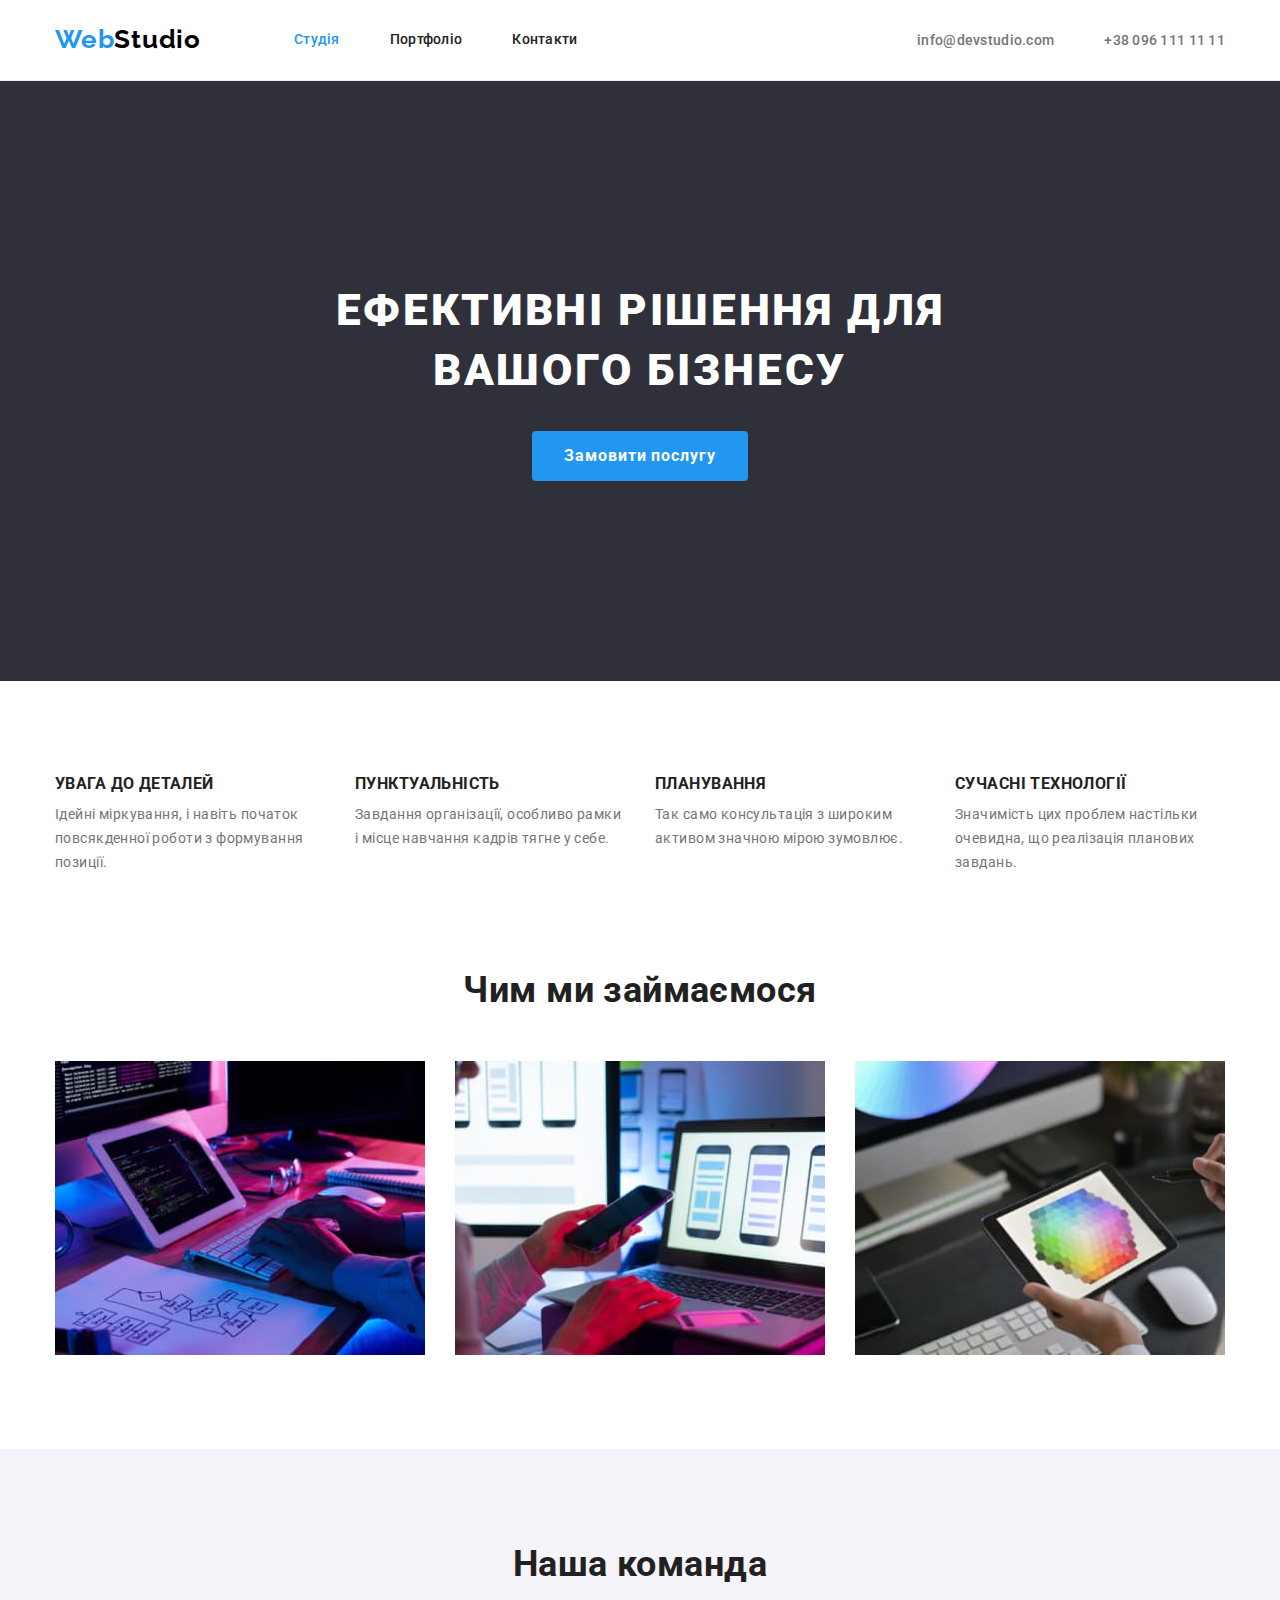
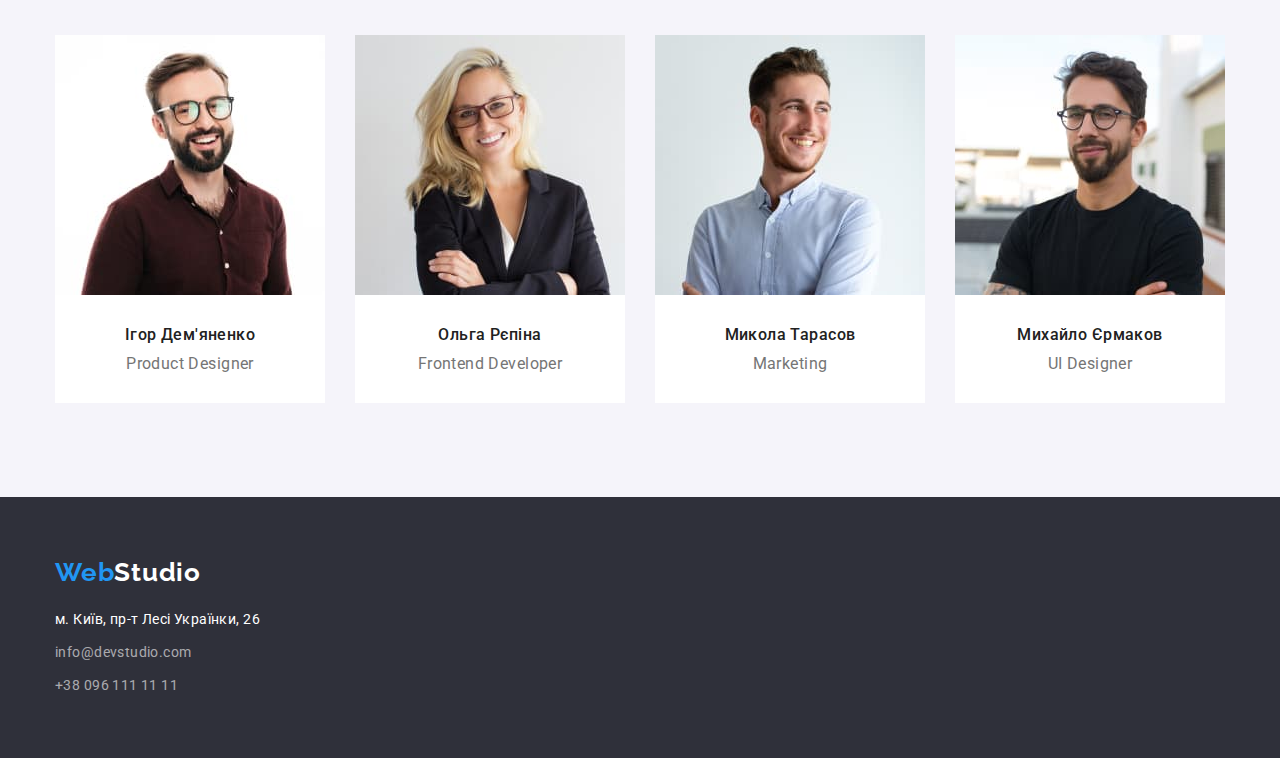
<file: index.html>
<!DOCTYPE html>
<html lang="uk">

<head>
    <meta charset="UTF-8" />
    <meta http-equiv="X-UA-Compatible" content="IE=edge" />
    <meta name="viewport" content="width=device-width, initial-scale=1.0" />
    <title>WebStudio</title>
    <link rel="preconnect" href="https://fonts.googleapis.com" />
    <link rel="preconnect" href="https://fonts.gstatic.com" crossorigin />
    <link
        href="https://fonts.googleapis.com/css2?family=Raleway:wght@700&family=Roboto:wght@400;500;700;900&display=swap"
        rel="stylesheet" />
    <link rel="stylesheet" href="https://cdn.jsdelivr.net/npm/modern-normalize@1.1.0/modern-normalize.min.css">
    <link rel="stylesheet" href="./css/styles.css" />
</head>

<body>
    <header class="page-header">
        <div class="container page-header-container">
            <nav class="navigation page-nav">
                <a class="logotype link" href="./index.html" lang="en">Web<span class="logo-header">Studio</span></a>
                <ul class="menu list">
                    <li class="menu-item">
                        <a class="menu-link link current" href="./index.html">Студія</a>
                    </li>
                    <li class="menu-item"><a class="menu-link link" href="./portfolio.html">Портфоліо</a></li>
                    <li class="menu-item"><a class="menu-link link" href="#">Контакти</a></li>
                </ul>
            </nav>
            <ul class="menu-contact list">
                <li class="list-item">
                    <a class="list-link link" href="mailto:info@devstudio.com">info@devstudio.com</a>
                </li>
                <li class="list-item">
                    <a class="list-link link" href="tel:+380961111111">+38 096 111 11 11</a>
                </li>
            </ul>
        </div>
    </header>
    <main class="page-main">
        <section class="hero">
            <div class="container">
                <h1 class="hero-title">Ефективні рішення для вашого бізнесу</h1>
                <button class="hero-btn" type="button">Замовити послугу</button>
            </div>
        </section>
        <section class="benefits section">
            <div class="container">
                <h2 class="main-title visually-hidden">Наші особливості</h2>
                <ul class="benefit-list list">
                    <li class="benefit-item">
                        <h3 class="benefit-title">Увага до деталей</h3>
                        <p class="benefit-text">
                            Ідейні міркування, і навіть початок повсякденної роботи з формування позиції.
                        </p>
                    </li>
                    <li class="benefit-item">
                        <h3 class="benefit-title">Пунктуальність</h3>
                        <p class="benefit-text">
                            Завдання організації, особливо рамки і місце навчання кадрів тягне у себе.
                        </p>
                    </li>
                    <li class="benefit-item">
                        <h3 class="benefit-title">Планування</h3>
                        <p class="benefit-text">
                            Так само консультація з широким активом значною мірою зумовлює.
                        </p>
                    </li>
                    <li class="benefit-item">
                        <h3 class="benefit-title">Сучасні технології</h3>
                        <p class="benefit-text">
                            Значимість цих проблем настільки очевидна, що реалізація планових завдань.
                        </p>
                    </li>
                </ul>
            </div>
        </section>
        <section class="projects">
            <div class="container">
                <h2 class="project-title main-title">Чим ми займаємося</h2>
                <ul class="project-list list">
                    <li class="project-item">
                        <img src="./images/img-1.jpg" alt="Робота за комп'ютером" width="370" height="294" />
                    </li>
                    <li class="project-item">
                        <img src="./images/img-2.jpg" alt="Робота за ноутбуком" width="370" height="294" />
                    </li>
                    <li class="project-item">
                        <img src="./images/img-3.jpg" alt="Робота на планшеті" width="370" height="294" />
                    </li>
                </ul>
            </div>
        </section>
        <section class="team section">
            <div class="container">
                <h2 class="team-title main-title">Наша команда</h2>
                <ul class="team-list list">
                    <li class="team-card">
                        <img class="team-img" src="./images/person-1.jpg" alt="Ігор Дем'яненко фото" width="270"
                            height="260" />
                        <div class="indent-card">
                            <h3 class="team-name">Ігор Дем'яненко</h3>
                            <p class="team-position" lang="en">Product Designer</p>
                        </div>
                    </li>
                    <li class="team-card">
                        <img class="team-img" src="./images/person-2.jpg" alt="Ольга Рєпіна фото" width="270"
                            height="260" />
                        <div class="indent-card">
                            <h3 class="team-name">Ольга Рєпіна</h3>
                            <p class="team-position" lang="en">Frontend Developer</p>
                        </div>
                    </li>
                    <li class="team-card">
                        <img class="team-img" src=" ./images/person-3.jpg" alt="Микола Тарасов фото" width="270"
                            height="260" />
                        <div class="indent-card">
                            <h3 class="team-name">Микола Тарасов</h3>
                            <p class="team-position" lang="en">Marketing</p>
                        </div>
                    </li>
                    <li class="team-card">
                        <img class="team-img" src=" ./images/person-4.jpg" alt="Михайло Єрмаков фото" width="270"
                            height="260" />
                        <div class="indent-card">
                            <h3 class="team-name">Михайло Єрмаков</h3>
                            <p class="team-position" lang="en">UI Designer</p>
                        </div>
                    </li>
                </ul>
            </div>
        </section>
    </main>
    <footer class="page-footer">
        <div class="container">
            <a class="logotype link logo-link-footer" href="./index.html" lang="en">Web<span
                    class="logo-footer">Studio</span></a>
            <address class="address-footer">
                <ul class="list">
                    <li class="address-item">
                        <a class="address-link link" href="https://goo.gl/maps/DQUVDp7Fr1gkrE9Y7" target="_blank"
                            rel="noopener noreferrer nofollow">м. Київ, пр-т Лесі Українки, 26</a>
                    </li>
                    <li class="address-item">
                        <a class="info-link link" href="mailto:info@devstudio.com">info@devstudio.com</a>
                    </li>
                    <li class="address-item">
                        <a class="info-link link" href="tel:+380961111111">+38 096 111 11 11</a>
                    </li>
                </ul>
            </address>
        </div>
    </footer>
</body>

</html>
</file>
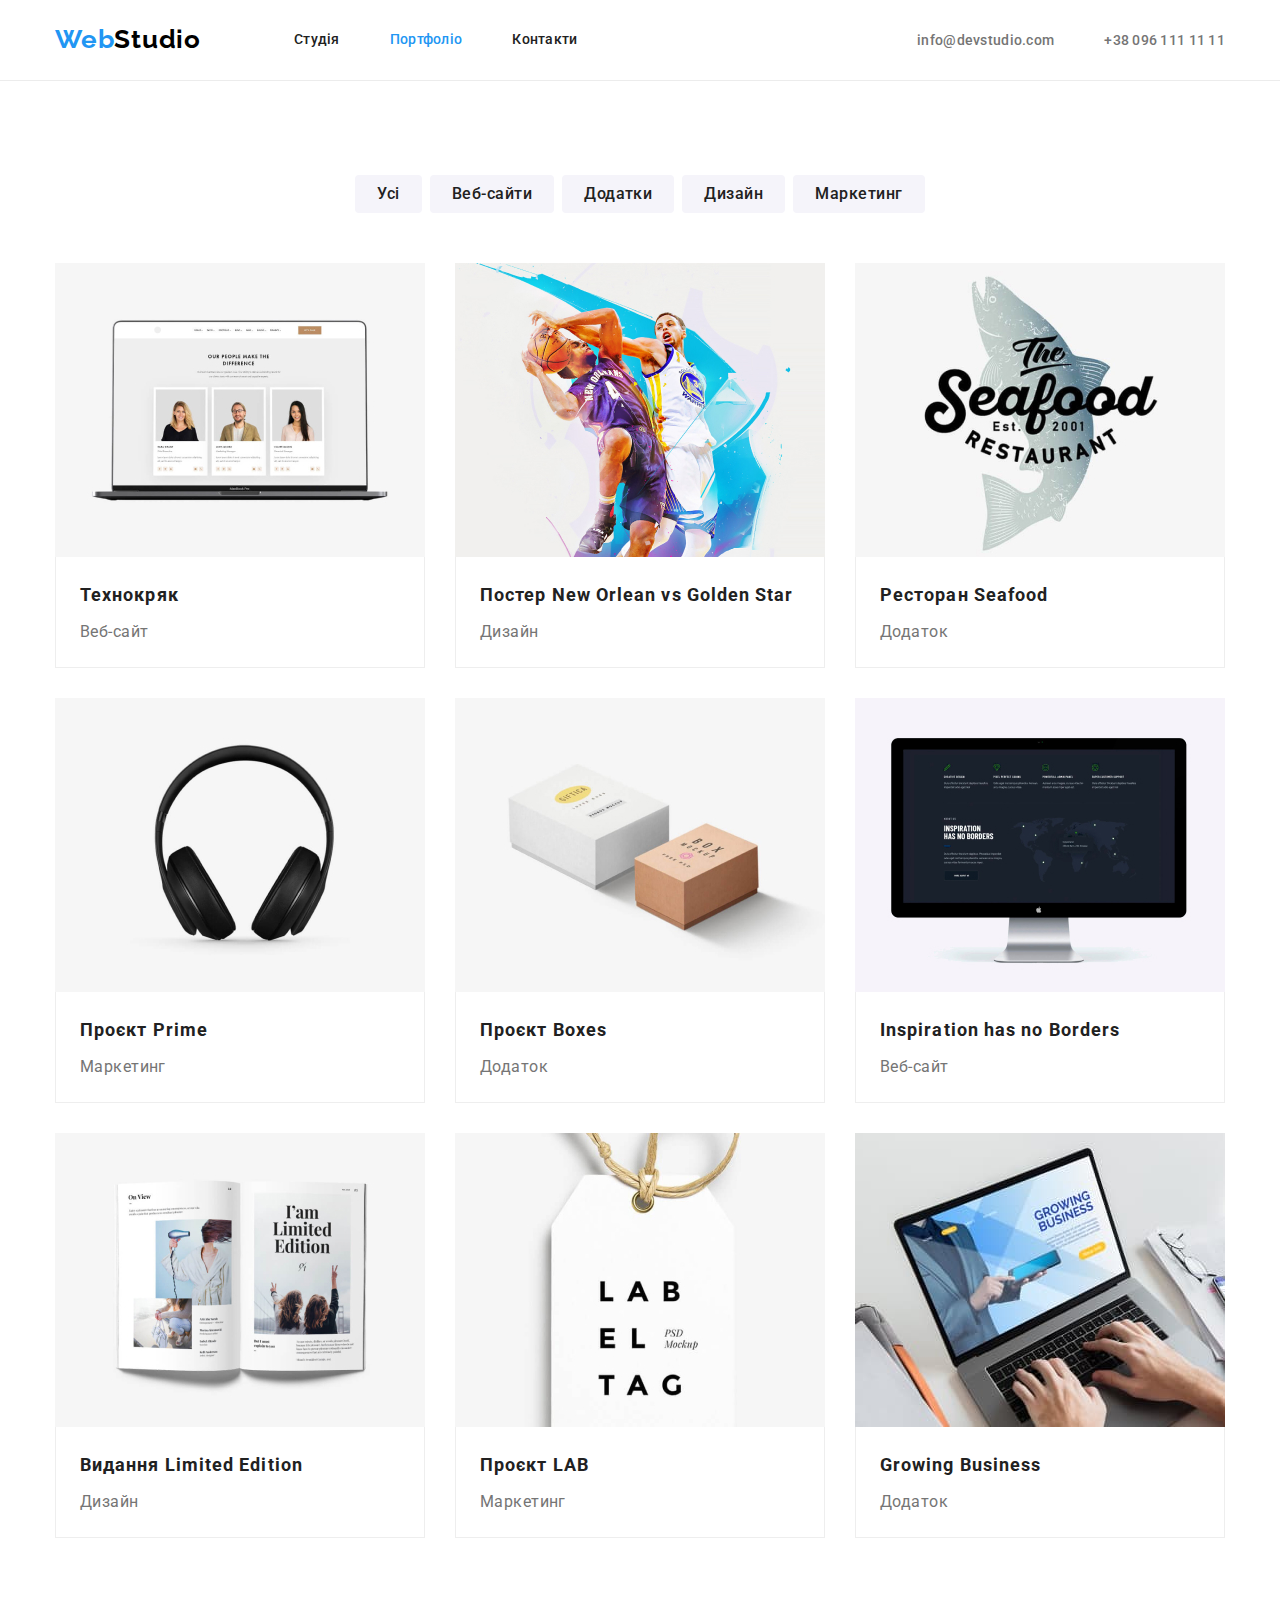
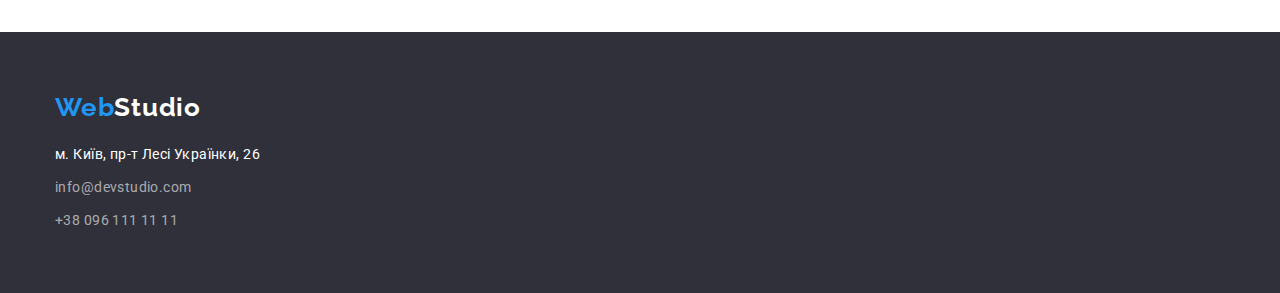
<file: portfolio.html>
<!DOCTYPE html>
<html lang="uk">

<head>
    <meta charset="UTF-8" />
    <meta http-equiv="X-UA-Compatible" content="IE=edge" />
    <meta name="viewport" content="width=device-width, initial-scale=1.0" />
    <title>Portfolio</title>
    <link rel="preconnect" href="https://fonts.googleapis.com" />
    <link rel="preconnect" href="https://fonts.gstatic.com" crossorigin />
    <link
        href="https://fonts.googleapis.com/css2?family=Raleway:wght@700&family=Roboto:wght@400;500;700;900&display=swap"
        rel="stylesheet" />
    <link rel="stylesheet" href="https://cdn.jsdelivr.net/npm/modern-normalize@1.1.0/modern-normalize.min.css" />
    <link rel="stylesheet" href="./css/styles.css" />
</head>

<body>
    <header class="page-header">
        <div class="container page-header-container">
            <nav class="navigation page-nav">
                <a class="logotype link" href="./index.html" lang="en">Web<span class="logo-header">Studio</span></a>
                <ul class="menu list">
                    <li class="menu-item">
                        <a class="menu-link link" href="./index.html">Студія</a>
                    </li>
                    <li class="menu-item">
                        <a class="menu-link link current" href="./portfolio.html">Портфоліо</a>
                    </li>
                    <li class="menu-item"><a class="menu-link link" href="#">Контакти</a></li>
                </ul>
            </nav>
            <ul class="menu-contact list">
                <li class="list-item">
                    <a class="list-link link" href="mailto:info@devstudio.com">info@devstudio.com</a>
                </li>
                <li class="list-item">
                    <a class="list-link link" href="tel:+380961111111">+38 096 111 11 11</a>
                </li>
            </ul>
        </div>
    </header>

    <main class="page-portfolio">
        <section class="services section">
            <div class="container">
                <h1 class="visually-hidden">Наші послуги</h1>
                <ul class="service-list list">
                    <li class="service-item"><button class="service-btn" type="button">Усі</button></li>
                    <li class="service-item">
                        <button class="service-btn" type="button">Веб-сайти</button>
                    </li>
                    <li class="service-item"><button class="service-btn" type="button">Додатки</button></li>
                    <li class="service-item"><button class="service-btn" type="button">Дизайн</button></li>
                    <li class="service-item">
                        <button class="service-btn" type="button">Маркетинг</button>
                    </li>
                </ul>
                <ul class="service-card list">
                    <li class="service-card-item">
                        <img src="./images/laptop.jpg" alt="Ноутбук з веб-сайтом" width="370" height="294" />
                        <div class="indent-service-card">
                            <h2 class="service-title">Технокряк</h2>
                            <p class="service-text">Веб-сайт</p>
                        </div>
                    </li>
                    <li class="service-card-item">
                        <img src="./images/design.jpg" alt="Двоє чоловіків грають у баскетбол" width="370"
                            height="294" />
                        <div class="indent-service-card">
                            <h2 class="service-title">
                                Постер <span lang="en">New Orlean vs Golden Star</span>
                            </h2>
                            <p class="service-text">Дизайн</p>
                        </div>
                    </li>
                    <li class="service-card-item">
                        <img src="./images/app.jpg" alt="Логотип ресторану" width="370" height="294" />
                        <div class="indent-service-card">
                            <h2 class="service-title">Ресторан <span lang="en">Seafood</span></h2>
                            <p class="service-text">Додаток</p>
                        </div>
                    </li>
                    <li class="service-card-item">
                        <img src="./images/marketing.jpg" alt="Навушники" width="370" height="294" />
                        <div class="indent-service-card">
                            <h2 class="service-title">Проєкт <span lang="en">Prime</span></h2>
                            <p class="service-text">Маркетинг</p>
                        </div>
                    </li>
                    <li class="service-card-item">
                        <img src="./images/block.jpg" alt="Дві коробки" width="370" height="294" />
                        <div class="indent-service-card">
                            <h2 class="service-title">Проєкт <span lang="en">Boxes</span></h2>
                            <p class="service-text">Додаток</p>
                        </div>
                    </li>
                    <li class="service-card-item">
                        <img src="./images/computer.jpg" alt="Комп'ютер з веб-сайтом" width="370" height="294" />
                        <div class="indent-service-card">
                            <h2 class="service-title" lang="en">Inspiration has no Borders</h2>
                            <p class="service-text">Веб-сайт</p>
                        </div>
                    </li>
                    <li class="service-card-item">
                        <img src="./images/book.jpg" alt="Відкрита книга" width="370" height="294" />
                        <div class="indent-service-card">
                            <h2 class="service-title">Видання <span lang="en">Limited Edition</span></h2>
                            <p class="service-text">Дизайн</p>
                        </div>
                    </li>
                    <li class="service-card-item">
                        <img src="./images/label.jpg" alt="Етикетка" width="370" height="294" />
                        <div class="indent-service-card">
                            <h2 class="service-title">Проєкт <span lang="en">LAB</span></h2>
                            <p class="service-text">Маркетинг</p>
                        </div>
                    </li>
                    <li class="service-card-item">
                        <img src="./images/laptop-app.jpg" alt="Чоловік працює за ноутбуком" width="370" height="294" />
                        <div class="indent-service-card">
                            <h2 class="service-title" lang="en">Growing Business</h2>
                            <p class="service-text">Додаток</p>
                        </div>
                    </li>
                </ul>
            </div>
        </section>
    </main>

    <footer class="page-footer">
        <div class="container">
            <a class="logotype link logo-link-footer" href="./index.html" lang="en">Web<span
                    class="logo-footer">Studio</span></a>
            <address class="address-footer">
                <ul class="list">
                    <li class="address-item">
                        <a class="address-link link" href="https://goo.gl/maps/DQUVDp7Fr1gkrE9Y7" target="_blank"
                            rel="noopener noreferrer nofollow">м. Київ, пр-т Лесі Українки, 26</a>
                    </li>
                    <li class="address-item">
                        <a class="info-link link" href="mailto:info@devstudio.com">info@devstudio.com</a>
                    </li>
                    <li class="address-item">
                        <a class="info-link link" href="tel:+380961111111">+38 096 111 11 11</a>
                    </li>
                </ul>
            </address>
        </div>
    </footer>
</body>

</html>
</file>
<file: css/styles.css>
:root {
  --primary-font: 'Roboto', sans-serif;
  --accent-color: #2196f3;
  --btn-bg-color-hover: #188ce8;
  --color-logo-theme-dark: #fff;
  --color-logo-theme-light: #000;
  --primary-color: #212121;
  --secondary-color: #757575;
  --light-text-color: #fff;
  --link-color: rgba(255, 255, 255, 0.6);
  --bg-dark-color: #2f303a;
  --bg-light-color: #f5f4fa;
  --bg-card-color: #fff;
}

.list {
  list-style: none;
}

.link {
  text-decoration: none;
}
button {
  cursor: pointer;
}

h1,
h2,
h3,
h4,
p {
  margin-top: 0;
  margin-bottom: 0;
}
ul,
ol {
  margin-top: 0;
  margin-bottom: 0;
  padding-left: 0;
}
img {
  display: block;
}
body {
  font-family: var(--primary-font);
  font-size: 14px;
  letter-spacing: 0.03em;
}

/* ============== COMPONENTS ============== */

.container {
  width: 1200px;
  margin-left: auto;
  margin-right: auto;
  padding-left: 15px;
  padding-right: 15px;
}
.logotype {
  font-family: 'Raleway', sans-serif;
  font-weight: 700;
  font-size: 26px;
  line-height: 1.19;
  letter-spacing: 0.03em;
  color: var(--accent-color);
  margin-right: 93px;
  padding-top: 24px;
    padding-bottom: 25px;
}

.hero-btn:hover,
.hero-btn:focus {
  background-color: var(--btn-bg-color-hover);
}

.main-title {
  font-weight: 700;
  font-size: 36px;
  line-height: 1.17;
  text-align: center;
  color: var(--primary-color);
}

.visually-hidden {
  position: absolute;
  white-space: nowrap;
  width: 1px;
  height: 1px;
  overflow: hidden;
  border: 0;
  padding: 0;
  clip: rect(0 0 0 0);
  clip-path: inset(50%);
  margin: -1px;
}
.section {
  padding-top: 94px;
  padding-bottom: 94px;
}
/* ============== /COMPONENTS ============== */

/* ============== HEADER ============== */

.page-header {
  border-bottom: 1px solid #ececec;
}
.page-header-container {
  display: flex;
  align-items: center;
}
.page-nav {
  display: flex;
  align-items: center;
}
.menu {
  display: flex;
}
.menu-item:not(:last-child),
.list-item:not(:last-child) {
  margin-right: 50px;
}

.menu-contact {
  margin-left: auto;
  display: flex;
}

.menu-link {
  display: inline-block;
  font-family: inherit;
  font-weight: 500;
  font-size: 14px;
  line-height: 1.14;
  letter-spacing: 0.02em;
  color: var(--primary-color);
  padding-top: 32px;
    padding-bottom: 32px;
 
}

.list-link {
  font-family: inherit;
  font-weight: 500;
  font-size: 14px;
  line-height: 1.14;
  letter-spacing: 0.02em;
  color: var(--secondary-color);
}

.logo-header {
  color: var(--color-logo-theme-light);
}

/* ============== /HEADER ============== */

/* ============== MAIN ============== */

.hero {
  background-color: var(--bg-dark-color);
  padding-top: 200px;
  padding-bottom: 200px;
}
.hero-title {
  font-weight: 900;
  font-size: 44px;
  line-height: 1.36;
  text-align: center;
  letter-spacing: 0.06em;
  text-transform: uppercase;
  color: var(--light-text-color);
  width: 700px;
  margin-left: auto;
  margin-right: auto;
  margin-bottom: 30px;
}
.hero-btn {
  font-family: inherit;
  font-weight: 700;
  font-size: 16px;
  line-height: 30px;
  letter-spacing: 0.06em;
  color: var(--light-text-color);
  background-color: var(--accent-color);
  border: 0;
  border-radius: 4px;
  padding: 10px 32px;
  display: block;
  margin: 0 auto;
}
.benefit-list {
  display: flex;
  column-gap: 30px;
  
}



.benefit-title {
  font-weight: 700;
  line-height: 1.14;
  text-transform: uppercase;
  color: var(--primary-color);
  margin-bottom: 10px;
}

.benefit-text {
  line-height: 1.71;
  color: var(--secondary-color);
}
.benefit-item {
  flex-basis: calc((100% - 90px) / 4);
}
.project-title {
  margin-bottom: 50px;
}

.project-list {
  display: flex;
  column-gap: 30px;
}

.team-name {
  font-weight: 500;
  font-size: 16px;
  line-height: 1.19;
  color: var(--primary-color);
}

.team-position {
  font-size: 16px;
  line-height: 1.19;
  color: var(--secondary-color);
}

.team {
  background: var(--bg-light-color);
}
.team-title {
  margin-bottom: 50px;
}
.team-list {
  display: flex;
  column-gap: 30px;
  flex-wrap: wrap;
}
.team-name {
  margin-bottom: 10px;
}
.team-card {
  background-color: var(--light-text-color);
}
.indent-card {
  padding: 30px 10px;
  text-align: center;
}

.menu-link:hover,
.menu-link:focus,
.list-link:hover,
.list-link:focus,
.current,
.address-link:hover,
.address-link:focus,
.info-link:hover,
.info-link:focus {
  color: var(--accent-color);
}
.projects {
  padding-bottom: 94px;
}
/* ============== /MAIN ============== */

/* ============== MAIN-PORTFOLIO ============== */
.service-list {
  display: flex;
  justify-content: center;
  margin-bottom: 50px;
  column-gap: 8px;
}

.service-btn {
  font-family: inherit;
  font-weight: 500;
  font-size: 16px;
  line-height: 1.63;
  letter-spacing: 0.03em;
  color: var(--primary-color);
  background: var(--bg-light-color);
  cursor: pointer;
  border: 0;
  padding: 6px 22px;
  border-radius: 4px;
}
.service-btn:hover,
.service-btn:focus {
  color: var(--light-text-color);
  background-color: var(--accent-color);
  box-shadow: 0px 3px 1px rgba(0, 0, 0, 0.1), 0px 1px 2px rgba(0, 0, 0, 0.08), 0px 2px 2px rgba(0, 0, 0, 0.12);
}

.service-card {
  display: flex;
  flex-wrap: wrap;
  gap: 30px;
}
.indent-service-card {
  padding: 20px 24px;
  border: 1px solid #eeeeee;
  border-top: none;
}

.service-title {
  font-weight: 700;
  font-size: 18px;
  line-height: 2;
  letter-spacing: 0.06em;
  color: var(--primary-color);
  margin-bottom: 4px;
}

.service-text {
  font-size: 16px;
  line-height: 1.88;
  color: var(--secondary-color);
}
/* ============== /MAIN-PORTFOLIO ============== */

/* ============== FOOTER ============== */

.address-footer {
  font-style: normal;
}
.page-footer {
  background-color: var(--bg-dark-color);
  padding-top: 60px;
  padding-bottom: 60px;
}
.logo-footer {
  color: var(--color-logo-theme-dark);
}
.logo-link-footer {
  margin-right: 0;
  margin-bottom: 20px;
  display: inline-block;
  padding: 0;
}
.address-item {
  line-height: 1.71;
}
.address-item:not(:last-child) {
  margin-bottom: 9px;
}

.address-link {
  color: var(--light-text-color);
}

.info-link {
  color: var(--link-color);
}

/* ============== /FOOTER ============== */
</file>
